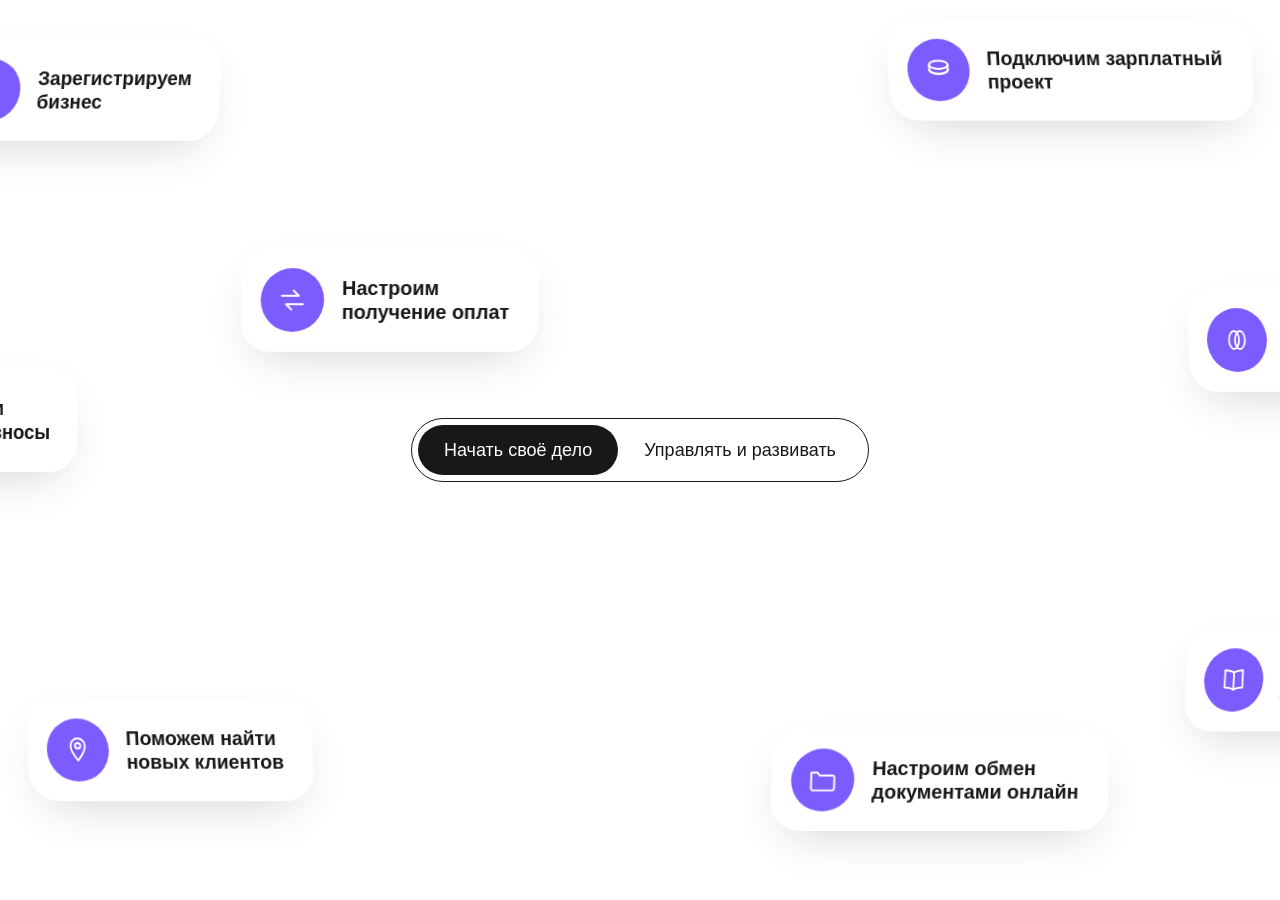
<file: index.html>
<!DOCTYPE html>
<html lang="ru">
<head>
<meta charset="UTF-8">
<meta name="viewport" content="width=device-width, initial-scale=1.0">
<title>Прототип — карточки в невесомости</title>
<style>
  :root {
    --bg: #ffffff;
    --card: #ffffff;
    --ink: #181818;
  }

  * { box-sizing: border-box; }

  html, body {
    margin: 0;
    height: 100%;
    background: var(--bg);
    font-family: -apple-system, BlinkMacSystemFont, "Segoe UI", "Inter", Roboto, Helvetica, Arial, sans-serif;
    overflow: hidden;
  }

  /* Камера / 3D-сцена ------------------------------------------------ */
  .stage {
    position: fixed;
    inset: 0;
    perspective: 1200px;
    perspective-origin: 50% 50%;
  }

  .world {
    position: absolute;
    inset: 0;
    transform-style: preserve-3d;
    /* лёгкое качание всей сцены за курсором (камера) */
    transform: rotateX(var(--ry, 0deg)) rotateY(var(--rx, 0deg));
    transition: transform 0.25s ease-out;
    will-change: transform;
  }

  /* Карточки --------------------------------------------------------- */
  .card {
    position: absolute;
    left: 50%;
    top: 50%;
    display: flex;
    align-items: center;
    gap: 18px;
    padding: 20px 30px 20px 20px;
    border-radius: 30px;
    background: var(--card);
    box-shadow: 0 18px 50px -20px rgba(20,20,30,.22);
    transform-style: preserve-3d;
    /*
      Сборка трансформа:
      1) позиция в пространстве + параллакс (--px/--py) + глубина (--z)
      2) сферический доворот вокруг своих осей (--sry/--srx) —
         тем сильнее, чем дальше карточка от центра экрана
    */
    transform:
      translate(-50%, -50%)
      translate3d(
        calc(var(--x) + var(--px, 0px)),
        calc(var(--y) + var(--py, 0px)),
        var(--z))
      rotateY(var(--sry, 0deg))
      rotateX(var(--srx, 0deg));
    transition: opacity 0.5s ease, filter 0.5s ease;
    will-change: transform, opacity;
  }

  .card__icon {
    flex: 0 0 auto;
    width: 64px;
    height: 64px;
    border-radius: 50%;
    background: #7c5cff;
    display: flex;
    align-items: center;
    justify-content: center;
  }
  .card__icon svg {
    width: 34px;
    height: 34px;
    stroke: #fff;
    stroke-width: 1.8;
    fill: none;
    stroke-linecap: round;
    stroke-linejoin: round;
  }

  .card__text {
    font-size: 20px;
    font-weight: 600;
    line-height: 1.22;
    color: var(--ink);
    white-space: nowrap;
  }

  /* Кросс-фейд между наборами */
  .set--hidden .card {
    opacity: 0;
    filter: blur(4px);
    pointer-events: none;
  }
  .set--visible .card {
    opacity: 1;
    filter: blur(0);
  }

  /* Переключатель — статичный, поверх сцены ------------------------- */
  .toggle {
    position: fixed;
    left: 50%;
    top: 50%;
    transform: translate(-50%, -50%);
    z-index: 50;
    display: flex;
    align-items: center;
    padding: 6px;
    border: 1.5px solid var(--ink);
    border-radius: 999px;
    background: #fff;
    user-select: none;
  }
  .toggle__btn {
    position: relative;
    z-index: 2;
    border: 0;
    background: transparent;
    cursor: pointer;
    font-size: 18px;
    line-height: 1;
    padding: 16px 26px;
    border-radius: 999px;
    color: var(--ink);
    white-space: nowrap;
    transition: color 0.3s ease;
  }
  .toggle__btn[aria-selected="true"] { color: #fff; }
  .toggle__thumb {
    position: absolute;
    z-index: 1;
    top: 6px;
    bottom: 6px;
    border-radius: 999px;
    background: var(--ink);
    transition: left 0.35s cubic-bezier(.2,.7,.2,1),
                width 0.35s cubic-bezier(.2,.7,.2,1);
  }
</style>
</head>
<body>
  <div class="stage">
    <div class="world" id="world"></div>
  </div>

  <div class="toggle" id="toggle" role="tablist" aria-label="Режим">
    <span class="toggle__thumb" id="thumb"></span>
    <button class="toggle__btn" role="tab" aria-selected="true"  data-set="0">Начать своё дело</button>
    <button class="toggle__btn" role="tab" aria-selected="false" data-set="1">Управлять и развивать</button>
  </div>

<script>
(() => {
  // --- Иконки (линейные, белые на тёмном круге) -------------------
  const ICONS = {
    register: '<svg viewBox="0 0 32 32"><ellipse cx="16" cy="11" rx="5" ry="2.4"/><path d="M11 11v3c0 1.3 2.2 2.4 5 2.4s5-1.1 5-2.4v-3"/><ellipse cx="16" cy="19" rx="8" ry="3.6"/><path d="M8 19v2.5c0 2 3.6 3.6 8 3.6s8-1.6 8-3.6V19"/></svg>',
    salary:   '<svg viewBox="0 0 32 32"><ellipse cx="16" cy="11" rx="9" ry="4"/><path d="M7 11v5c0 2.2 4 4 9 4s9-1.8 9-4v-5"/><path d="M7 15.5c0 2.2 4 4 9 4s9-1.8 9-4"/></svg>',
    taxes:    '<svg viewBox="0 0 32 32"><path d="M10 5h12v22l-3-2-3 2-3-2-3 2z"/><path d="M13.5 11h5M13.5 15h5M13.5 19h5"/></svg>',
    account:  '<svg viewBox="0 0 32 32"><ellipse cx="13" cy="16" rx="5" ry="8.5"/><ellipse cx="19" cy="16" rx="5" ry="8.5"/></svg>',
    clients:  '<svg viewBox="0 0 32 32"><path d="M16 5a7 7 0 0 1 7 7c0 5.2-7 14-7 14s-7-8.8-7-14a7 7 0 0 1 7-7z"/><circle cx="16" cy="12" r="2.6"/></svg>',
    folder:   '<svg viewBox="0 0 32 32"><path d="M5 9h6l2.2 2.8H25a2 2 0 0 1 2 2V24a2 2 0 0 1-2 2H7a2 2 0 0 1-2-2V9z"/></svg>',
    book:     '<svg viewBox="0 0 32 32"><path d="M16 9c-2.2-1.6-5.2-2.2-9-2.2V23c3.8 0 6.8.6 9 2.2 2.2-1.6 5.2-2.2 9-2.2V6.8c-3.8 0-6.8.6-9 2.2z"/><path d="M16 9v16.2"/></svg>',
    payments: '<svg viewBox="0 0 32 32"><path d="M6 12h16l-5-5"/><path d="M26 20H10l5 5"/></svg>',
  };

  // --- 8 пунктов (общие для обоих наборов) ------------------------
  const ITEMS = [
    { icon:'register', l1:'Зарегистрируем',       l2:'бизнес' },
    { icon:'salary',   l1:'Подключим зарплатный', l2:'проект' },
    { icon:'taxes',    l1:'Рассчитаем',           l2:'налоги и взносы' },
    { icon:'account',  l1:'Откроем',              l2:'счёт' },
    { icon:'clients',  l1:'Поможем найти',        l2:'новых клиентов' },
    { icon:'folder',   l1:'Настроим обмен',       l2:'документами онлайн' },
    { icon:'book',     l1:'Расскажем про бизнес', l2:'на курсах и вебинарах' },
    { icon:'payments', l1:'Настроим',             l2:'получение оплат' },
  ];

  // 8 точек раскладки в пространстве (x, y — смещение от центра, z — глубина)
  const POSITIONS = [
    { x:-560, y:-360, z: 120 },
    { x: 430, y:-380, z:-160 },
    { x:-700, y: -30, z: -40 },
    { x: 650, y:-110, z:  90 },
    { x:-470, y: 300, z: 160 },
    { x: 300, y: 330, z:-120 },
    { x: 710, y: 230, z: 110 },
    { x:-250, y:-150, z:-210 },
  ];

  // Оба набора используют те же позиции, но пункты в разном порядке
  const SET_ORDERS = [
    [0, 1, 2, 3, 4, 5, 6, 7],
    [3, 0, 5, 2, 7, 1, 4, 6],
  ];

  // Сферический доворот по смещению от центра (минимум в центре, рост к краям)
  const clamp = (v, m) => Math.max(-m, Math.min(m, v));

  const world = document.getElementById('world');

  const setEls = SET_ORDERS.map((order, si) => {
    const wrap = document.createElement('div');
    wrap.className = 'set ' + (si === 0 ? 'set--visible' : 'set--hidden');

    order.forEach((itemIdx, posIdx) => {
      const item = ITEMS[itemIdx];
      const p = POSITIONS[posIdx];

      const el = document.createElement('div');
      el.className = 'card';
      el.style.setProperty('--x', p.x + 'px');
      el.style.setProperty('--y', p.y + 'px');
      el.style.setProperty('--z', p.z + 'px');
      el.style.setProperty('--sry', clamp(-p.x * 0.032, 30) + 'deg');
      el.style.setProperty('--srx', clamp(p.y * 0.034, 22) + 'deg');
      el.dataset.depth = p.z;

      el.innerHTML =
        '<div class="card__icon">' + ICONS[item.icon] + '</div>' +
        '<div class="card__text">' + item.l1 + '<br>' + item.l2 + '</div>';

      wrap.appendChild(el);
    });

    world.appendChild(wrap);
    return wrap;
  });

  // --- Параллакс + качание сцены за курсором -----------------------
  let tx = 0, ty = 0, cx = 0, cy = 0;
  const MAX_TILT = 7;
  const allCards = () => world.querySelectorAll('.card');

  window.addEventListener('pointermove', (e) => {
    tx = (e.clientX / window.innerWidth  - 0.5) * 2;
    ty = (e.clientY / window.innerHeight - 0.5) * 2;
  });

  function loop() {
    cx += (tx - cx) * 0.08;
    cy += (ty - cy) * 0.08;

    world.style.setProperty('--rx', ( cx * MAX_TILT) + 'deg');
    world.style.setProperty('--ry', (-cy * MAX_TILT) + 'deg');

    allCards().forEach(card => {
      const depth = parseFloat(card.dataset.depth);   // -210..160
      const k = (depth + 250) / 470;                  // ближе = больше
      const amp = 16 + k * 55;
      card.style.setProperty('--px', (-cx * amp) + 'px');
      card.style.setProperty('--py', (-cy * amp) + 'px');
    });

    requestAnimationFrame(loop);
  }
  loop();

  // --- Переключатель ----------------------------------------------
  const toggle = document.getElementById('toggle');
  const thumb  = document.getElementById('thumb');
  const btns   = [...toggle.querySelectorAll('.toggle__btn')];

  const moveThumb = (btn) => {
    thumb.style.left  = btn.offsetLeft + 'px';
    thumb.style.width = btn.offsetWidth + 'px';
  };

  function select(idx) {
    btns.forEach((b, i) => b.setAttribute('aria-selected', i === idx));
    moveThumb(btns[idx]);
    setEls.forEach((s, i) => {
      s.classList.toggle('set--visible', i === idx);
      s.classList.toggle('set--hidden',  i !== idx);
    });
  }

  btns.forEach((b, i) => b.addEventListener('click', () => select(i)));
  requestAnimationFrame(() => moveThumb(btns[0]));
  window.addEventListener('resize', () => {
    const active = btns.findIndex(b => b.getAttribute('aria-selected') === 'true');
    moveThumb(btns[active]);
  });
})();
</script>
</body>
</html>
</file>
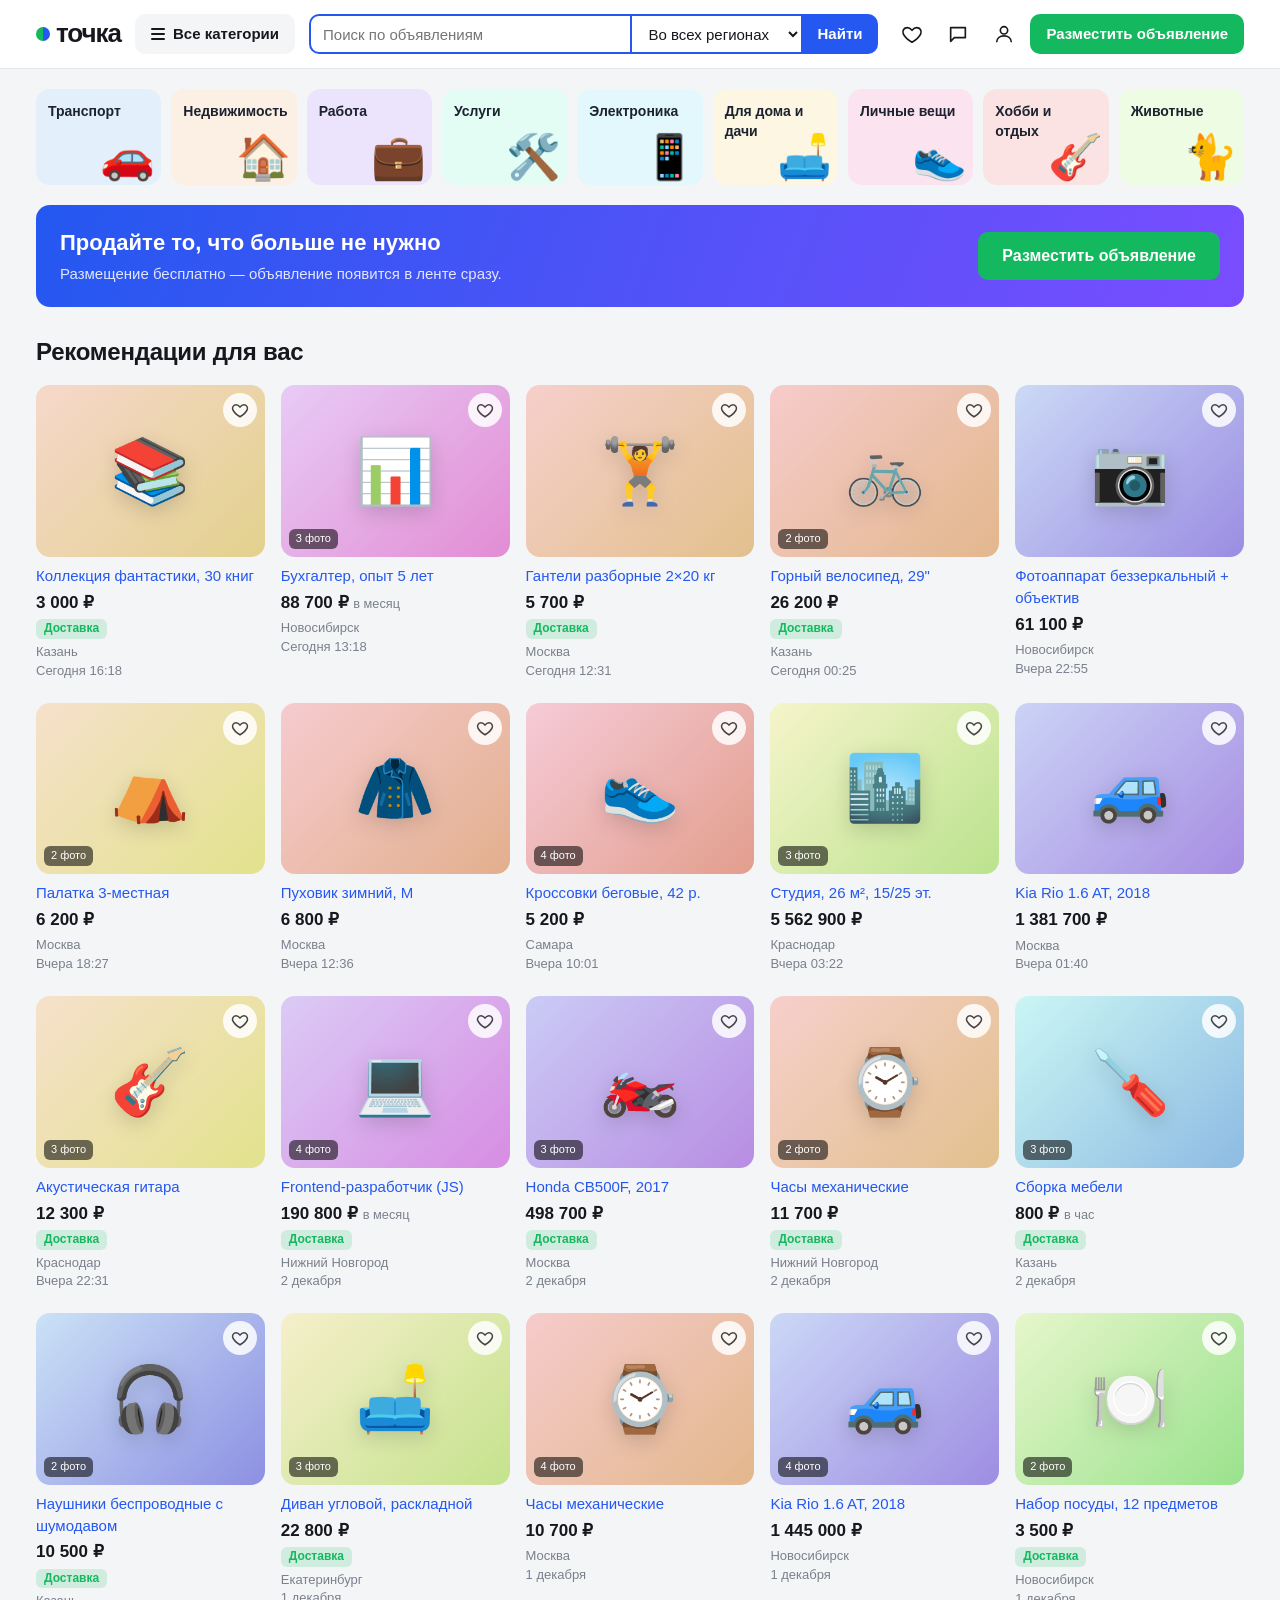
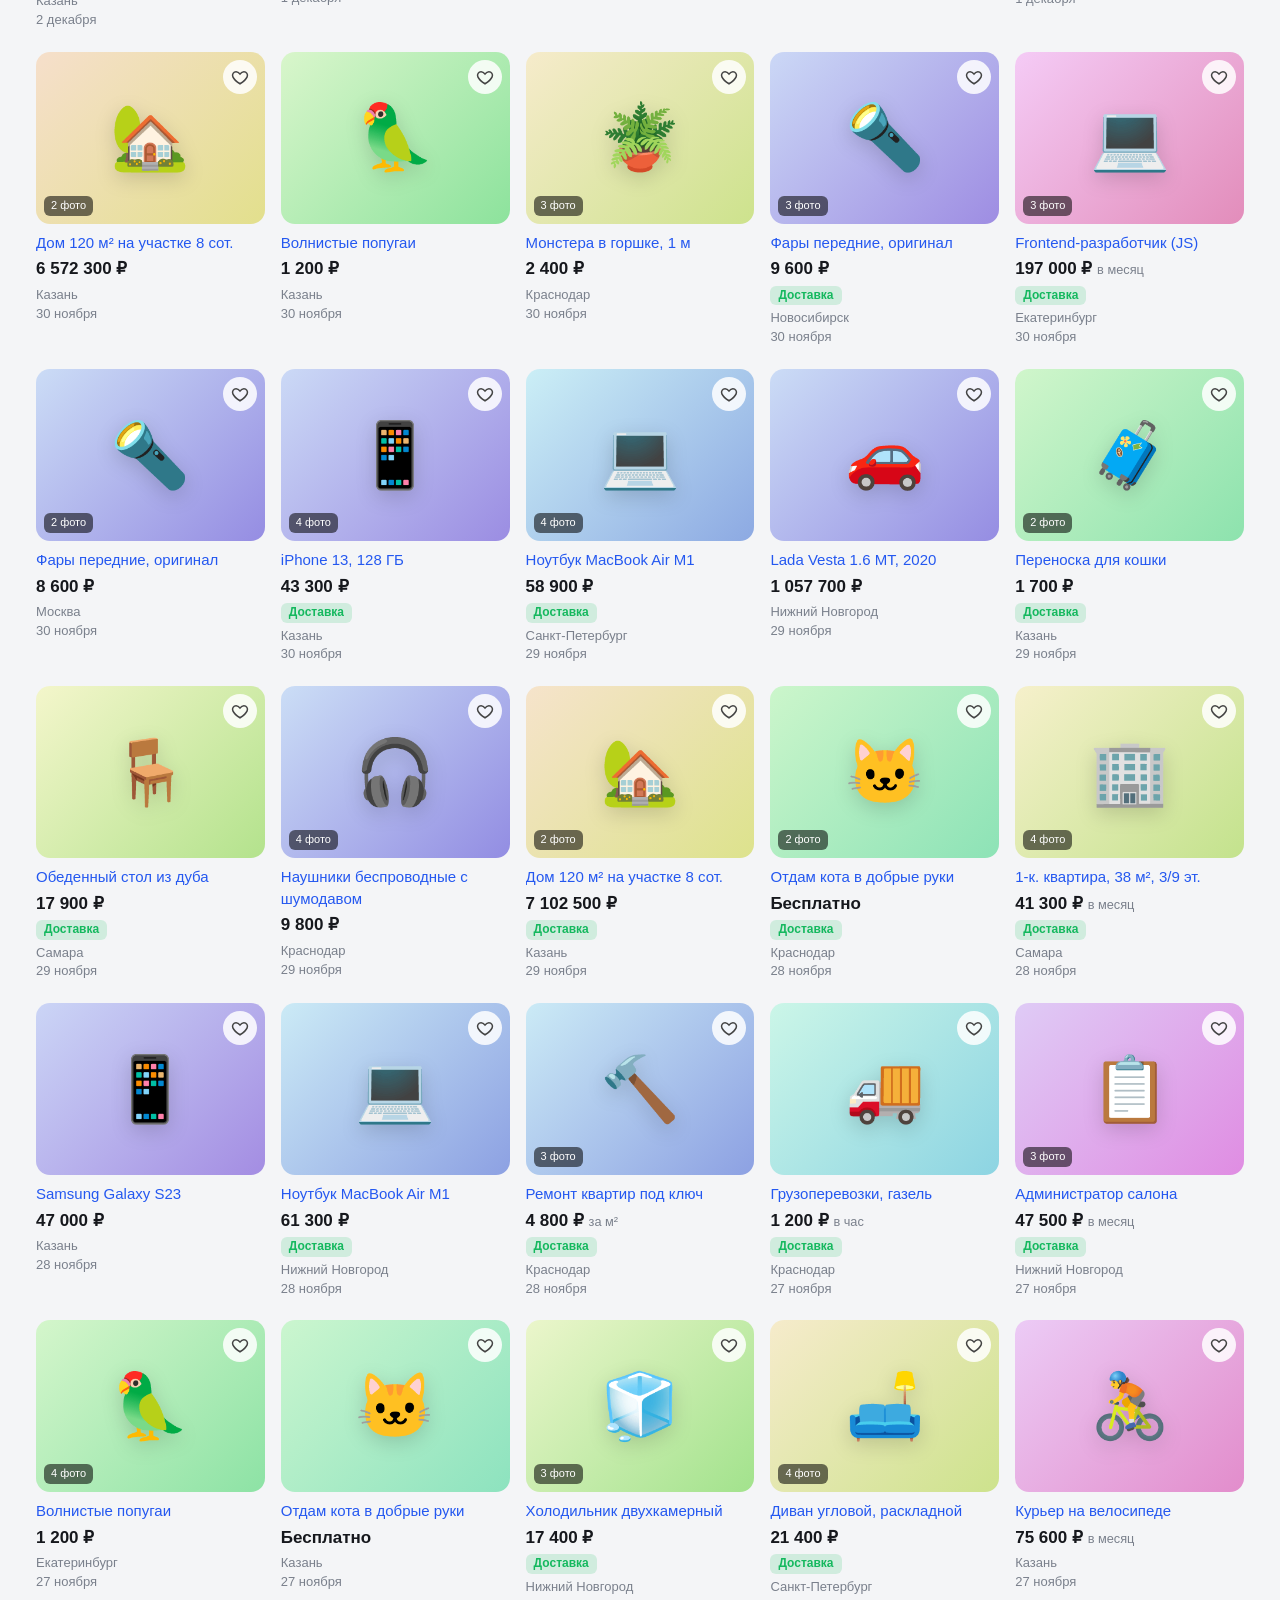
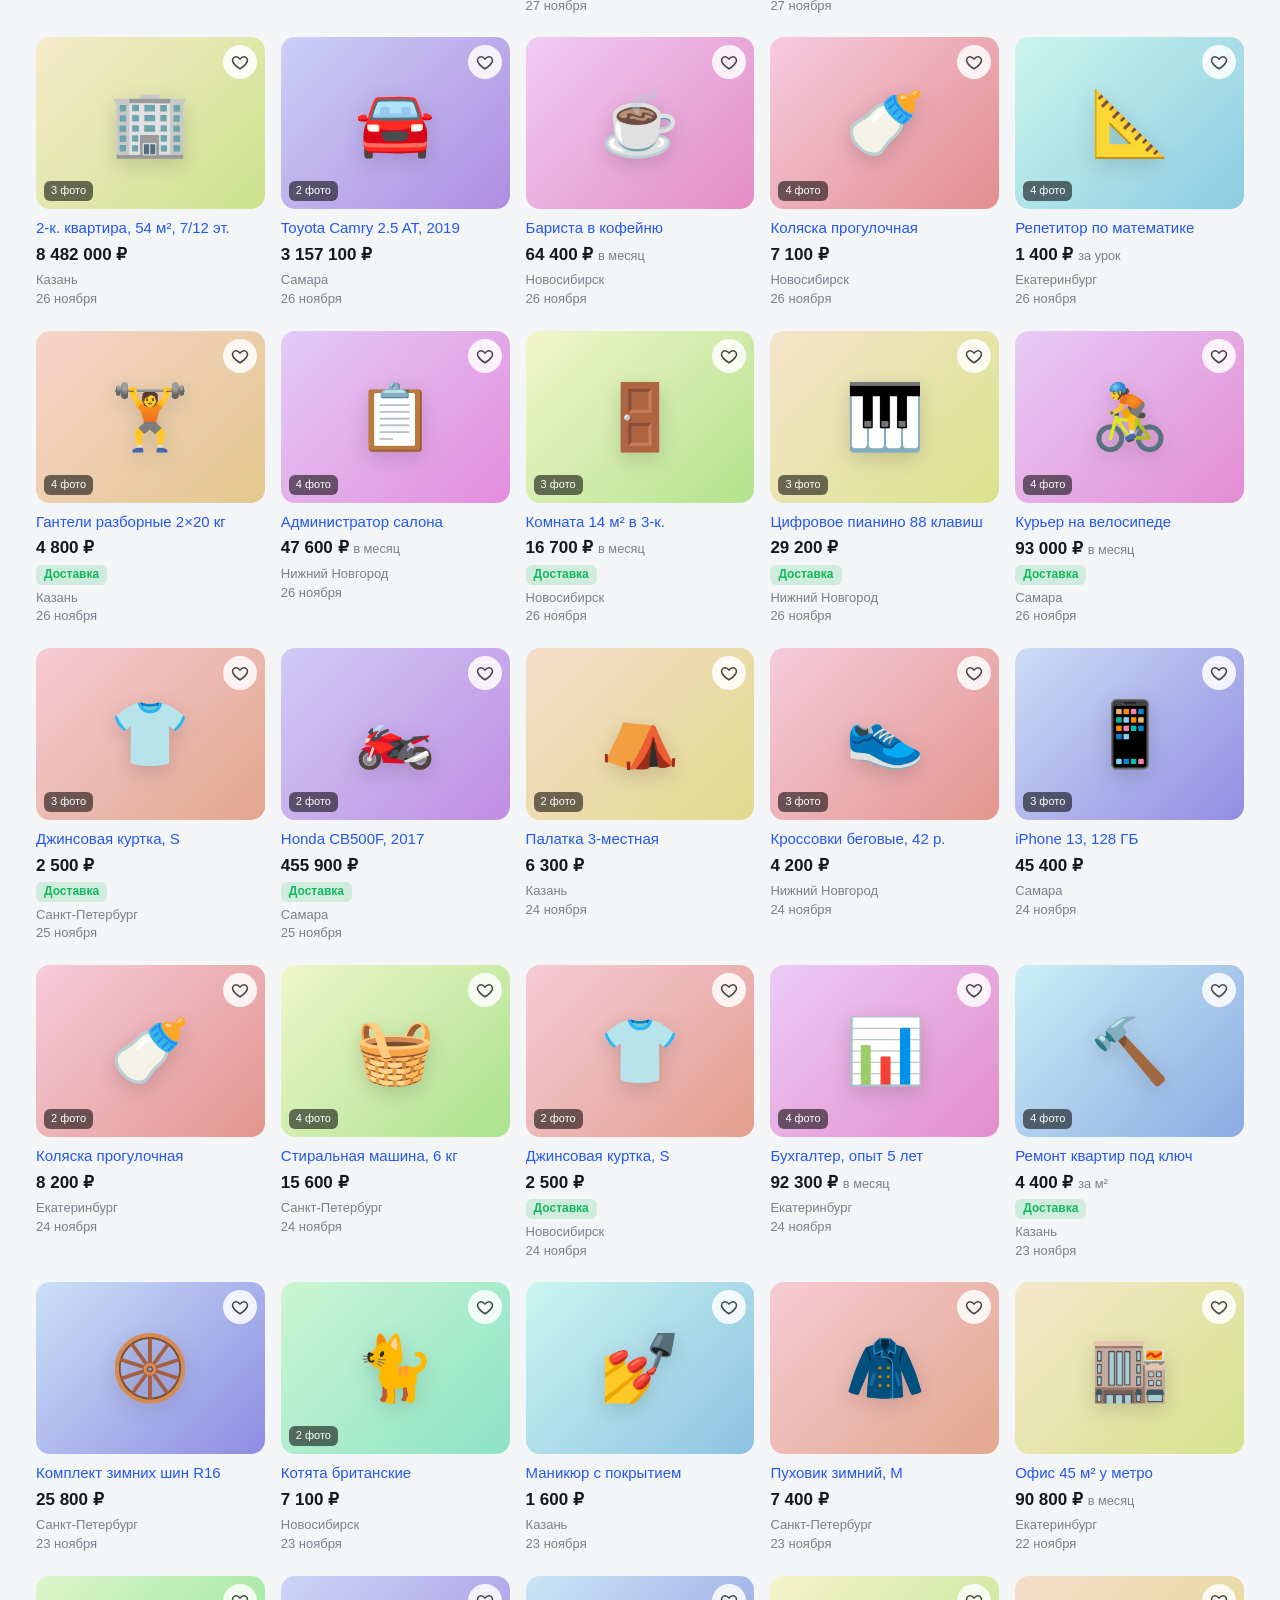
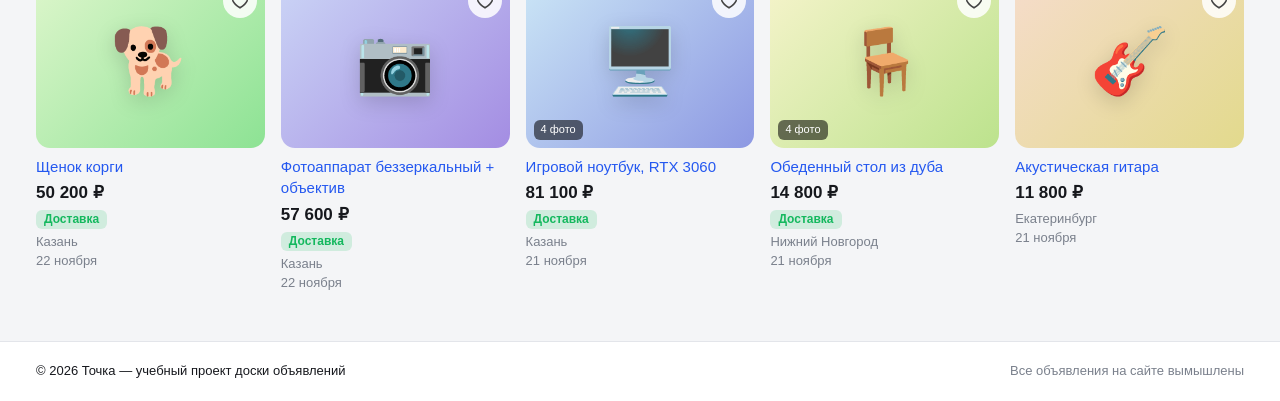
<file: market/index.html>
<!DOCTYPE html>
<html lang="ru">
<head>
<meta charset="UTF-8">
<meta name="viewport" content="width=device-width, initial-scale=1.0">
<title>Точка — объявления</title>
<meta name="description" content="Точка — доска бесплатных объявлений: транспорт, недвижимость, электроника, работа и услуги.">
<link rel="stylesheet" href="styles.css">
</head>
<body>
<header class="topbar">
  <div class="wrap topbar__row">
    <a href="#/" class="logo" aria-label="Точка — на главную">
      <span class="logo__dot"></span>точка
    </a>
    <button class="btn btn--ghost cat-toggle" id="catToggle" aria-expanded="false">
      <span class="burger"></span>Все категории
    </button>
    <form class="search" id="searchForm" role="search">
      <input id="searchInput" type="search" placeholder="Поиск по объявлениям" autocomplete="off">
      <select id="citySelect" aria-label="Город"></select>
      <button class="btn btn--primary" type="submit">Найти</button>
    </form>
    <nav class="topbar__nav">
      <a href="#/favorites" class="icon-link" title="Избранное">
        <svg viewBox="0 0 24 24"><path d="M12 21s-7.5-4.6-9.5-9.2C1 8.3 3.4 5 6.8 5c2 0 3.6 1.1 5.2 3 1.6-1.9 3.2-3 5.2-3C20.6 5 23 8.3 21.5 11.8 19.5 16.4 12 21 12 21z"/></svg>
        <span class="badge" id="favCount" hidden>0</span>
      </a>
      <a href="#/messages" class="icon-link" title="Сообщения">
        <svg viewBox="0 0 24 24"><path d="M4 5h16v11H8l-4 4z"/></svg>
      </a>
      <a href="#/my" class="icon-link" title="Мои объявления">
        <svg viewBox="0 0 24 24"><circle cx="12" cy="8" r="4"/><path d="M4 21c0-4.4 3.6-7 8-7s8 2.6 8 7"/></svg>
      </a>
      <a href="#/new" class="btn btn--accent">Разместить объявление</a>
    </nav>
  </div>
  <div class="catmenu" id="catMenu" hidden>
    <div class="wrap catmenu__grid" id="catMenuGrid"></div>
  </div>
</header>

<main id="app" class="wrap" tabindex="-1"></main>

<footer class="footer">
  <div class="wrap footer__row">
    <span>© 2026 Точка — учебный проект доски объявлений</span>
    <span class="muted">Все объявления на сайте вымышлены</span>
  </div>
</footer>

<div class="toast" id="toast" role="status" aria-live="polite"></div>

<script src="data.js"></script>
<script src="app.js"></script>
</body>
</html>
</file>
<file: market/styles.css>
:root {
  --bg: #f4f5f7;
  --surface: #ffffff;
  --ink: #16181d;
  --muted: #7a808c;
  --line: #e3e5ea;
  --primary: #2458f0;
  --primary-ink: #ffffff;
  --accent: #14b85e;
  --accent-ink: #ffffff;
  --danger: #e5484d;
  --fav: #f0395b;
  --radius: 14px;
  --shadow: 0 1px 2px rgba(20, 24, 32, .06), 0 6px 20px rgba(20, 24, 32, .06);
  --cat-l: 94%;
  --cat-s: 80%;
  --cat-ink: #1d2230;
  --map: #dfe8d5;
}

@media (prefers-color-scheme: dark) {
  :root:not([data-theme="light"]) {
    --bg: #111317;
    --surface: #1b1e24;
    --ink: #eceef2;
    --muted: #9097a3;
    --line: #2c3038;
    --primary: #5b82ff;
    --shadow: 0 1px 2px rgba(0, 0, 0, .4);
    --cat-l: 22%;
    --cat-s: 30%;
    --cat-ink: #eceef2;
    --map: #2a3328;
    color-scheme: dark;
  }
}

:root[data-theme="dark"] {
  --bg: #111317;
  --surface: #1b1e24;
  --ink: #eceef2;
  --muted: #9097a3;
  --line: #2c3038;
  --primary: #5b82ff;
  --shadow: 0 1px 2px rgba(0, 0, 0, .4);
  --cat-l: 22%;
  --cat-s: 30%;
  --cat-ink: #eceef2;
  --map: #2a3328;
  color-scheme: dark;
}

* { box-sizing: border-box; }

body {
  margin: 0;
  background: var(--bg);
  color: var(--ink);
  font: 15px/1.45 -apple-system, BlinkMacSystemFont, "Segoe UI", Inter, Roboto, Helvetica, Arial, sans-serif;
  min-height: 100vh;
  display: flex;
  flex-direction: column;
}

a { color: inherit; text-decoration: none; }
a:hover { color: var(--primary); }
button, input, select, textarea { font: inherit; color: inherit; }
small { font-size: .75em; font-weight: 500; color: var(--muted); }

.wrap { width: 100%; max-width: 1240px; margin: 0 auto; padding: 0 16px; }
main.wrap { flex: 1; padding-top: 20px; padding-bottom: 48px; outline: none; }
.muted { color: var(--muted); font-weight: 400; }
.pad { padding: 16px; }

/* ---------- Кнопки ---------- */
.btn {
  display: inline-flex; align-items: center; justify-content: center; gap: 8px;
  height: 40px; padding: 0 16px; border-radius: 10px; border: 0;
  font-weight: 600; cursor: pointer; white-space: nowrap;
  transition: filter .15s, background .15s;
}
.btn:hover { filter: brightness(1.07); color: inherit; }
.btn--primary { background: var(--primary); color: var(--primary-ink); }
.btn--primary:hover { color: var(--primary-ink); }
.btn--accent { background: var(--accent); color: var(--accent-ink); }
.btn--accent:hover { color: var(--accent-ink); }
.btn--danger { background: var(--danger); color: #fff; }
.btn--ghost { background: var(--bg); }
.btn--lg { height: 48px; padding: 0 24px; font-size: 16px; }
.btn--block { width: 100%; margin-top: 8px; }

/* ---------- Шапка ---------- */
.topbar { background: var(--surface); border-bottom: 1px solid var(--line); position: sticky; top: env(safe-area-inset-top, 0px); z-index: 20; }
.topbar__row { display: flex; align-items: center; gap: 14px; height: 68px; }
.logo { display: flex; align-items: center; gap: 6px; font-size: 26px; font-weight: 800; letter-spacing: -.04em; }
.logo:hover { color: inherit; }
.logo__dot { width: 14px; height: 14px; border-radius: 50%; background: conic-gradient(var(--primary) 0 50%, var(--accent) 0); }
.burger, .burger::before, .burger::after { display: block; width: 14px; height: 2px; background: currentColor; border-radius: 2px; position: relative; }
.burger::before, .burger::after { content: ""; position: absolute; }
.burger::before { top: -5px; } .burger::after { top: 5px; }

.search { flex: 1; display: flex; gap: 0; min-width: 0; }
.search input, .search select {
  height: 40px; border: 2px solid var(--primary); background: var(--surface); padding: 0 12px; outline: none; min-width: 0;
}
.search input { flex: 1; border-radius: 10px 0 0 10px; }
.search select { border-left: 0; border-right: 0; max-width: 170px; cursor: pointer; }
.search .btn { border-radius: 0 10px 10px 0; }

.topbar__nav { display: flex; align-items: center; gap: 6px; }
.icon-link { position: relative; width: 40px; height: 40px; display: grid; place-items: center; border-radius: 10px; }
.icon-link:hover { background: var(--bg); }
.icon-link svg { width: 22px; height: 22px; fill: none; stroke: currentColor; stroke-width: 1.8; stroke-linejoin: round; }
.badge[hidden] { display: none; }
.badge { position: absolute; top: 2px; right: 0; min-width: 18px; height: 18px; padding: 0 5px; border-radius: 9px; background: var(--fav); color: #fff; font-size: 11px; font-weight: 700; display: grid; place-items: center; }

.catmenu { border-top: 1px solid var(--line); background: var(--surface); box-shadow: var(--shadow); }
.catmenu__grid { display: grid; grid-template-columns: repeat(auto-fill, minmax(190px, 1fr)); gap: 20px; padding-top: 20px; padding-bottom: 24px; }
.catmenu__col { display: flex; flex-direction: column; gap: 6px; }
.catmenu__col a { color: var(--muted); }
.catmenu__col a:hover { color: var(--primary); }
.catmenu__col .catmenu__title { color: var(--ink); font-weight: 700; margin-bottom: 2px; }

/* ---------- Главная ---------- */
.cats { display: grid; grid-template-columns: repeat(auto-fill, minmax(120px, 1fr)); gap: 10px; margin-bottom: 20px; }
.cat {
  position: relative; height: 96px; padding: 12px; border-radius: var(--radius); overflow: hidden;
  background: hsl(var(--h) var(--cat-s) var(--cat-l)); color: var(--cat-ink); font-weight: 600; font-size: 14px;
  transition: transform .15s;
}
.cat:hover { transform: translateY(-2px); color: inherit; }
.cat__name { position: relative; z-index: 1; }
.cat__icon { position: absolute; right: 6px; bottom: -4px; font-size: 44px; }

.promo {
  display: flex; align-items: center; justify-content: space-between; gap: 16px; flex-wrap: wrap;
  padding: 22px 24px; margin-bottom: 28px; border-radius: var(--radius);
  background: linear-gradient(110deg, var(--primary), #7a4dff); color: #fff;
}
.promo h2 { margin: 0 0 4px; font-size: 22px; }
.promo p { margin: 0; opacity: .85; }

.section-title { font-size: 24px; margin: 8px 0 16px; letter-spacing: -.01em; }
.section-title .muted { font-size: 15px; margin-left: 6px; }
.page-head { display: flex; justify-content: space-between; align-items: center; gap: 12px; flex-wrap: wrap; }
.crumbs { color: var(--muted); font-size: 13px; margin-bottom: 4px; }

/* ---------- Карточки ---------- */
.grid { display: grid; grid-template-columns: repeat(auto-fill, minmax(210px, 1fr)); gap: 22px 16px; }
.card { position: relative; display: flex; flex-direction: column; }
.card__photo { position: relative; aspect-ratio: 4 / 3; border-radius: var(--radius); display: grid; place-items: center; overflow: hidden; }
.card__emoji { font-size: 64px; transition: transform .25s; filter: drop-shadow(0 6px 10px rgba(0,0,0,.15)); }
.card:hover .card__emoji { transform: scale(1.1) rotate(-4deg); }
.card__count { position: absolute; left: 8px; bottom: 8px; background: rgba(0,0,0,.55); color: #fff; font-size: 11px; padding: 2px 7px; border-radius: 6px; }
.card__body { padding-top: 8px; display: flex; flex-direction: column; gap: 4px; }
.card__title { color: var(--primary); font-weight: 500; display: -webkit-box; -webkit-line-clamp: 2; -webkit-box-orient: vertical; overflow: hidden; }
.card__title:hover { text-decoration: underline; }
.card__price { font-weight: 700; font-size: 17px; }
.card__meta { color: var(--muted); font-size: 13px; }
.tag { align-self: flex-start; font-size: 12px; font-weight: 600; background: color-mix(in srgb, var(--accent) 16%, transparent); color: var(--accent); padding: 1px 8px; border-radius: 6px; }

.fav-btn {
  position: absolute; top: 8px; right: 8px; width: 34px; height: 34px; border-radius: 50%;
  border: 0; background: rgba(255,255,255,.85); display: grid; place-items: center; cursor: pointer;
}
.fav-btn svg { width: 18px; height: 18px; fill: none; stroke: #444; stroke-width: 2; }
.fav-btn.is-active svg { fill: var(--fav); stroke: var(--fav); }
.fav-inline.is-active { color: var(--fav); }

.empty { text-align: center; padding: 60px 16px; color: var(--muted); }
.empty__icon { font-size: 48px; margin-bottom: 8px; }

/* ---------- Поиск ---------- */
.layout { display: grid; grid-template-columns: 250px 1fr; gap: 28px; align-items: start; }
.filters { background: var(--surface); padding: 16px; border-radius: var(--radius); box-shadow: var(--shadow); position: sticky; top: 88px; }
.field { display: flex; flex-direction: column; gap: 6px; margin: 0 0 14px; font-weight: 600; font-size: 14px; border: 0; padding: 0; }
.field legend { padding: 0; margin-bottom: 6px; }
.field input, .field select, .field textarea {
  width: 100%; padding: 10px 12px; border: 1px solid var(--line); border-radius: 10px; background: var(--surface); font-weight: 400; outline: none;
}
.field input:focus, .field select:focus, .field textarea:focus { border-color: var(--primary); }
.range { display: flex; gap: 8px; }
.check { display: flex; align-items: center; gap: 8px; margin: 0 0 14px; cursor: pointer; }
.check input { width: 18px; height: 18px; accent-color: var(--primary); }

/* ---------- Объявление ---------- */
.item { display: grid; grid-template-columns: 1fr 340px; gap: 32px; align-items: start; margin-bottom: 40px; }
.item__title { font-size: 28px; margin: 4px 0 10px; }
.item__actions { display: flex; gap: 8px; margin-bottom: 16px; }
.gallery__main { aspect-ratio: 16 / 10; border-radius: var(--radius); display: grid; place-items: center; font-size: 140px; }
.gallery__thumbs { display: flex; gap: 8px; margin-top: 8px; }
.thumb { width: 80px; height: 60px; border-radius: 10px; border: 2px solid transparent; font-size: 26px; cursor: pointer; }
.thumb.is-active { border-color: var(--primary); }
.h2 { font-size: 20px; margin: 28px 0 8px; }
.item__desc { white-space: pre-line; }
.map {
  height: 180px; border-radius: var(--radius); display: grid; place-items: center; font-size: 36px;
  background:
    linear-gradient(90deg, transparent 48%, rgba(255,255,255,.7) 48% 52%, transparent 52%) 0 0 / 120px 100%,
    linear-gradient(0deg, transparent 46%, rgba(255,255,255,.7) 46% 54%, transparent 54%) 0 0 / 100% 90px,
    var(--map);
}
.item__side { display: flex; flex-direction: column; gap: 14px; position: sticky; top: 88px; }
.price-box, .seller, .safety { background: var(--surface); border-radius: var(--radius); padding: 18px; box-shadow: var(--shadow); }
.price-box__price { font-size: 28px; font-weight: 800; margin-bottom: 8px; }
.delivery { margin-top: 12px; font-size: 14px; color: var(--muted); }
.seller { display: flex; gap: 14px; align-items: center; }
.seller__avatar { flex: none; width: 56px; height: 56px; border-radius: 50%; background: linear-gradient(135deg, var(--primary), var(--accent)); color: #fff; font-size: 24px; font-weight: 700; display: grid; place-items: center; }
.seller__name { font-weight: 700; font-size: 17px; }
.stars { color: #f5a300; font-weight: 700; margin-top: 2px; }
.safety { font-size: 13px; color: var(--muted); }
.safety b { display: block; color: var(--ink); margin-bottom: 4px; }

/* ---------- Форма подачи ---------- */
.post-form { max-width: 680px; background: var(--surface); padding: 24px; border-radius: var(--radius); box-shadow: var(--shadow); }
.form-row { display: grid; grid-template-columns: 1fr 1fr; gap: 12px; }
.emoji-pick { display: flex; flex-wrap: wrap; gap: 6px; }
.emoji-pick input { position: absolute; opacity: 0; pointer-events: none; }
.emoji-pick span { display: grid; place-items: center; width: 46px; height: 46px; font-size: 24px; border-radius: 10px; border: 2px solid var(--line); cursor: pointer; }
.emoji-pick input:checked + span { border-color: var(--primary); background: color-mix(in srgb, var(--primary) 10%, transparent); }
.emoji-pick input:focus-visible + span { outline: 2px solid var(--primary); }
.confirm-row { display: flex; gap: 8px; }
.confirm-row .btn { flex: 1; }
.form-error { color: var(--danger); font-weight: 600; }

/* ---------- Сообщения ---------- */
.chat { display: grid; grid-template-columns: 300px 1fr; height: 70vh; min-height: 420px; background: var(--surface); border-radius: var(--radius); box-shadow: var(--shadow); overflow: hidden; }
.chat__list { border-right: 1px solid var(--line); overflow-y: auto; }
.chat__item { display: flex; gap: 10px; padding: 12px 14px; border-bottom: 1px solid var(--line); font-size: 14px; }
.chat__item .muted { display: -webkit-box; -webkit-line-clamp: 1; -webkit-box-orient: vertical; overflow: hidden; }
.chat__item.is-active { background: color-mix(in srgb, var(--primary) 8%, transparent); }
.chat__thumb { flex: none; width: 44px; height: 44px; border-radius: 10px; display: grid; place-items: center; font-size: 22px; }
.chat__window { display: flex; flex-direction: column; min-width: 0; }
.chat__head { display: flex; gap: 10px; align-items: center; padding: 12px 16px; border-bottom: 1px solid var(--line); font-size: 14px; }
.chat__msgs { flex: 1; overflow-y: auto; padding: 16px; display: flex; flex-direction: column; gap: 8px; }
.msg { align-self: flex-start; max-width: 75%; padding: 8px 12px; border-radius: 14px 14px 14px 4px; background: var(--bg); }
.msg--me { align-self: flex-end; background: var(--primary); color: #fff; border-radius: 14px 14px 4px 14px; }
.msg time { display: block; font-size: 11px; opacity: .6; text-align: right; }
.chat__hints { margin-top: auto; display: flex; flex-wrap: wrap; gap: 8px; }
.chip { border: 1px solid var(--line); background: var(--surface); border-radius: 18px; padding: 6px 12px; cursor: pointer; }
.chip:hover { border-color: var(--primary); color: var(--primary); }
.chat__form { display: flex; gap: 8px; padding: 12px; border-top: 1px solid var(--line); }
.chat__form input { flex: 1; min-width: 0; padding: 0 12px; border: 1px solid var(--line); border-radius: 10px; background: var(--surface); outline: none; }

/* ---------- Подвал и тост ---------- */
.footer { background: var(--surface); border-top: 1px solid var(--line); font-size: 13px; }
.footer__row { display: flex; justify-content: space-between; gap: 12px; flex-wrap: wrap; padding-top: 20px; padding-bottom: 20px; }
.toast {
  position: fixed; left: 50%; bottom: 24px; transform: translate(-50%, 20px); opacity: 0; pointer-events: none;
  background: #1d2129; color: #fff; padding: 10px 18px; border-radius: 10px; transition: .2s; z-index: 50;
}
.toast.is-visible { opacity: 1; transform: translate(-50%, 0); }

/* ---------- Адаптив ---------- */
@media (max-width: 1000px) {
  .topbar__row { flex-wrap: wrap; height: auto; padding-top: 10px; padding-bottom: 10px; }
  .search { order: 3; flex-basis: 100%; }
  .topbar__nav { margin-left: auto; }
  .item { grid-template-columns: 1fr; }
  .item__side { position: static; }
}
@media (max-width: 760px) {
  .cat-toggle { display: none; }
  .topbar__nav .btn--accent { display: none; }
  .search select { display: none; }
  .layout { grid-template-columns: 1fr; }
  .filters { position: static; }
  .grid { grid-template-columns: repeat(2, minmax(0, 1fr)); gap: 16px 10px; }
  .card__emoji { font-size: 44px; }
  .chat { grid-template-columns: 1fr; height: auto; }
  .chat__list { border-right: 0; border-bottom: 1px solid var(--line); max-height: 220px; }
  .chat__window { height: 60vh; }
  .form-row { grid-template-columns: 1fr; }
  .gallery__main { font-size: 90px; }
  .item__title { font-size: 22px; }
}
</file>
